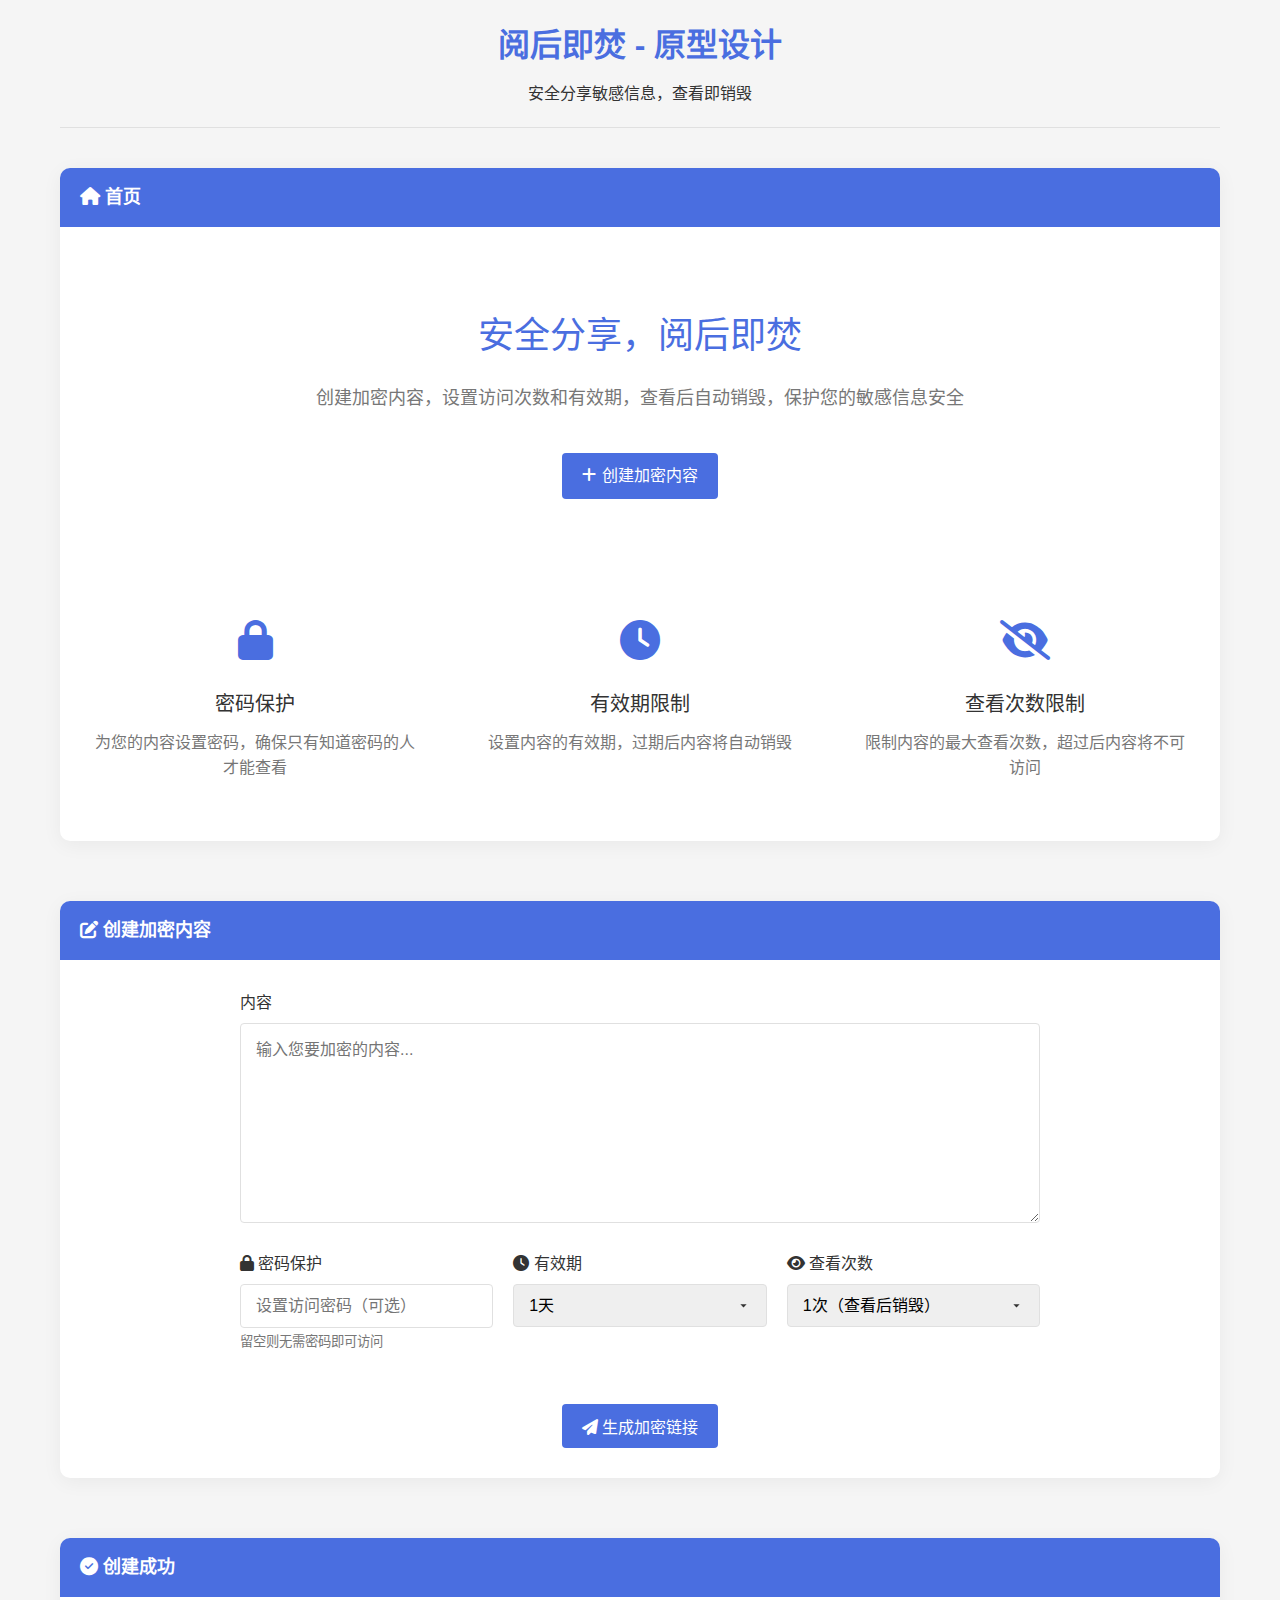
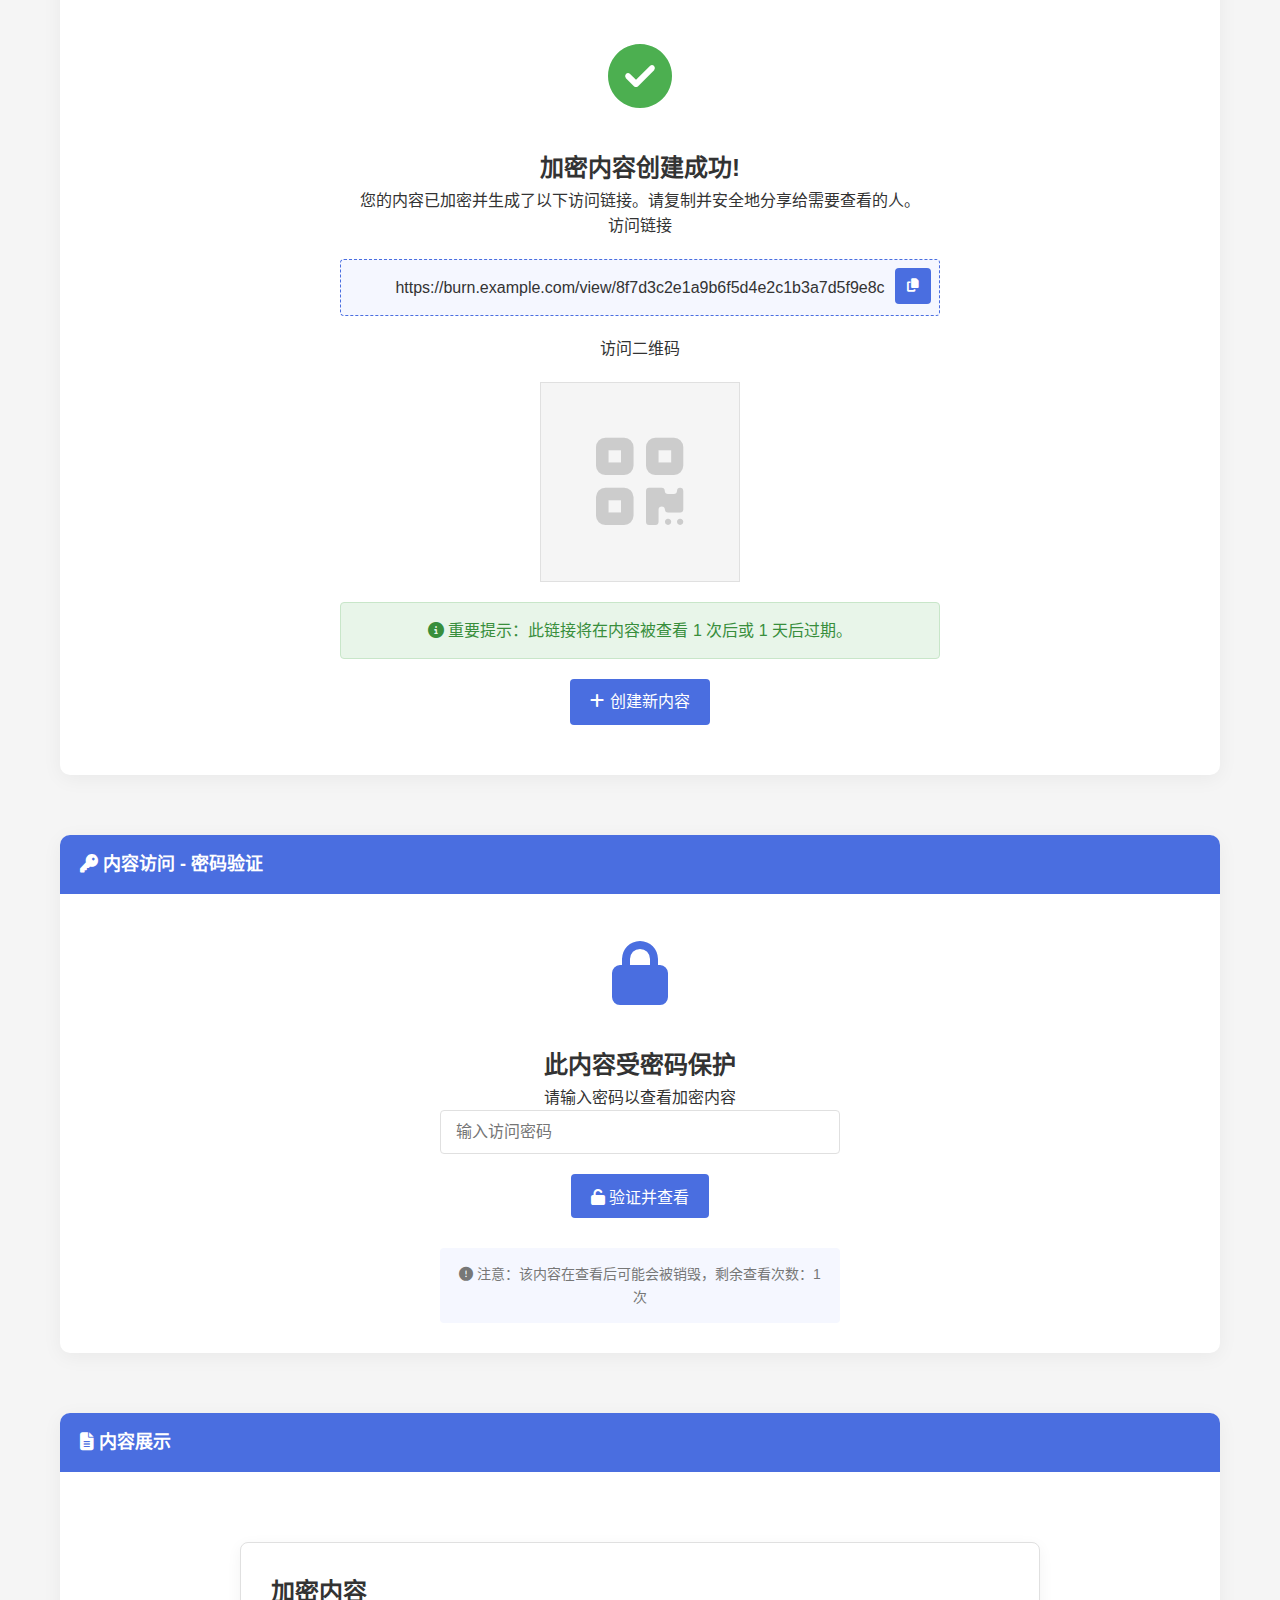
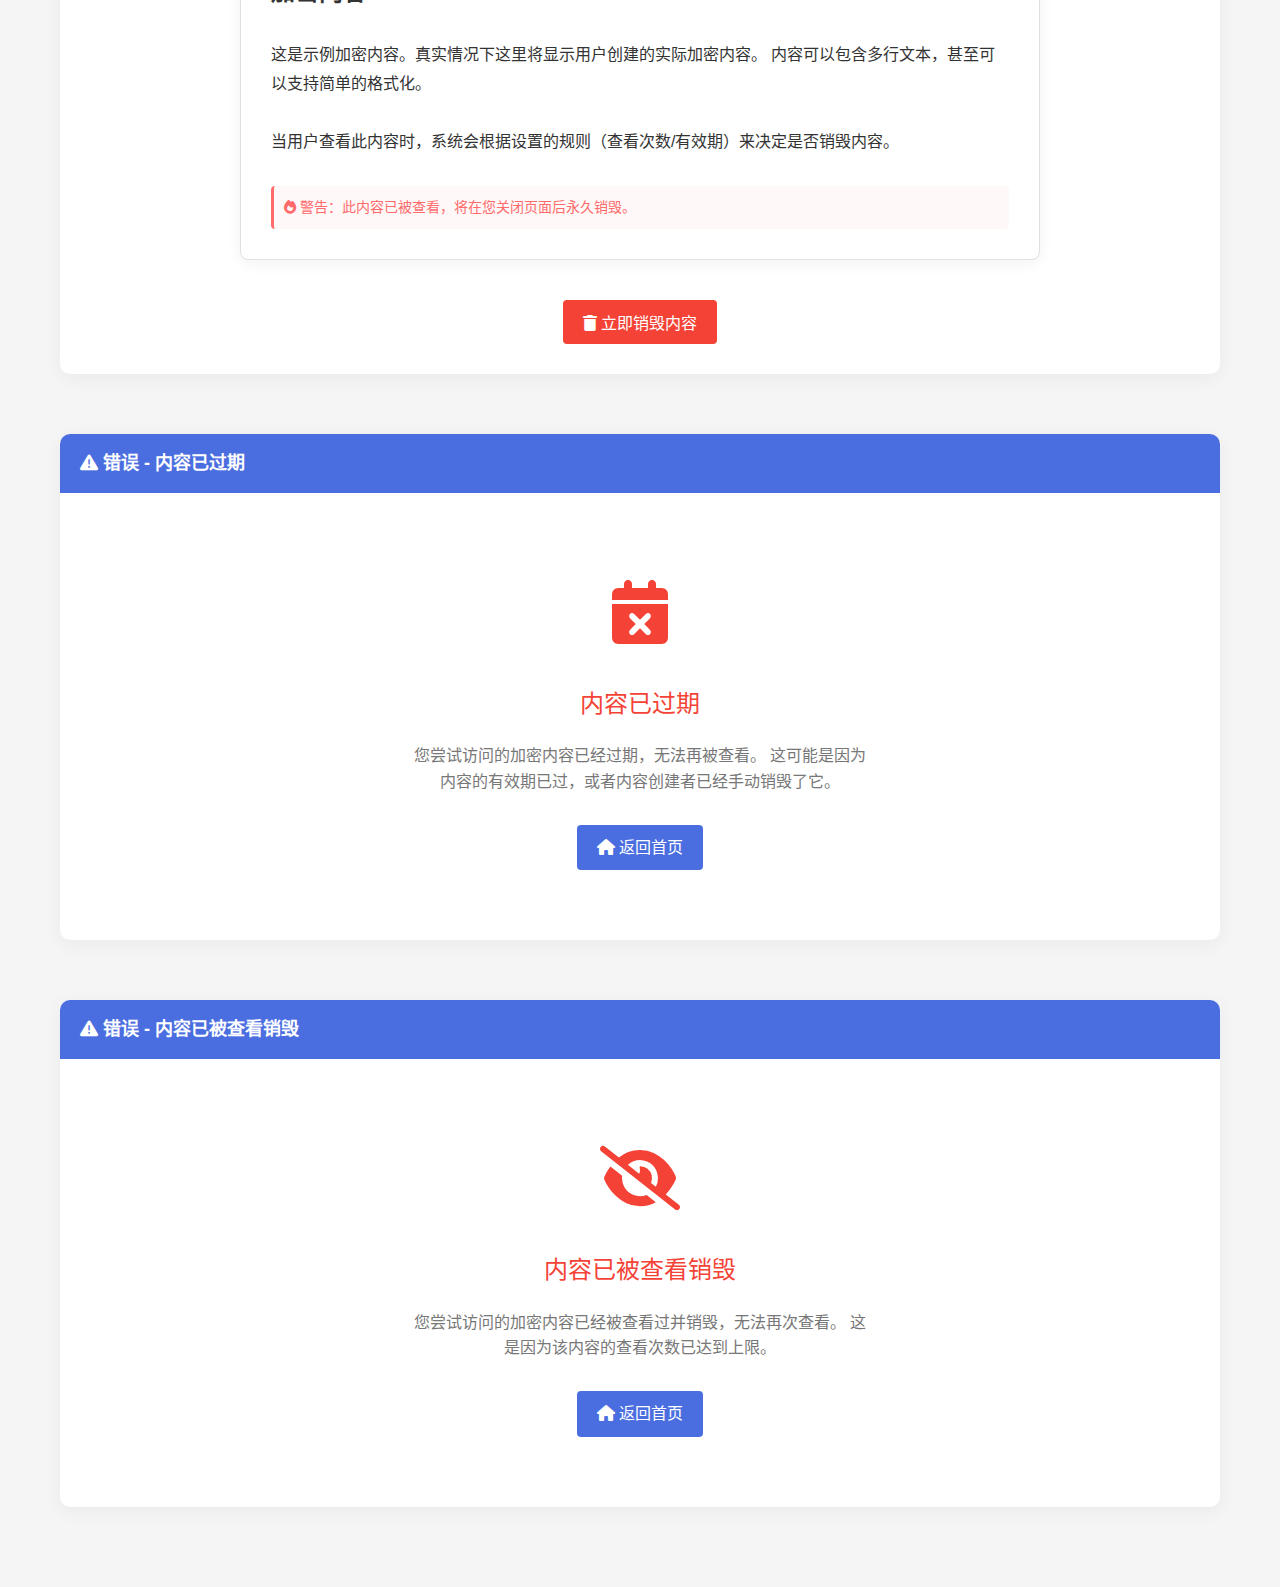
<file: ephemeral-prototype.html>
<!DOCTYPE html>
<html lang="zh-CN">
<head>
    <meta charset="UTF-8">
    <meta name="viewport" content="width=device-width, initial-scale=1.0">
    <title>阅后即焚 - 原型设计</title>
    <!-- 引入FontAwesome -->
    <link rel="stylesheet" href="https://cdnjs.cloudflare.com/ajax/libs/font-awesome/6.4.0/css/all.min.css">
    <style>
        :root {
            --primary-color: #4a6ee0;
            --primary-dark: #3a5bc7;
            --secondary-color: #f5f7ff;
            --accent-color: #ff6b6b;
            --text-color: #333;
            --text-light: #777;
            --border-color: #e0e0e0;
            --success-color: #4caf50;
            --warning-color: #ff9800;
            --danger-color: #f44336;
        }
        
        * {
            margin: 0;
            padding: 0;
            box-sizing: border-box;
            font-family: 'Segoe UI', 'PingFang SC', 'Microsoft YaHei', sans-serif;
        }
        
        body {
            background-color: #f5f5f5;
            color: var(--text-color);
            line-height: 1.6;
        }
        
        .container {
            max-width: 1200px;
            margin: 0 auto;
            padding: 20px;
        }
        
        header {
            text-align: center;
            margin-bottom: 40px;
            padding-bottom: 20px;
            border-bottom: 1px solid var(--border-color);
        }
        
        h1 {
            color: var(--primary-color);
            margin-bottom: 10px;
        }
        
        .prototype-section {
            margin-bottom: 60px;
            background: white;
            border-radius: 10px;
            box-shadow: 0 4px 20px rgba(0, 0, 0, 0.05);
            overflow: hidden;
        }
        
        .section-header {
            background: var(--primary-color);
            color: white;
            padding: 15px 20px;
            font-size: 18px;
            font-weight: 600;
        }
        
        .section-content {
            padding: 30px;
            min-height: 400px;
            position: relative;
        }
        
        /* 通用组件样式 */
        .btn {
            display: inline-block;
            padding: 10px 20px;
            background-color: var(--primary-color);
            color: white;
            border: none;
            border-radius: 4px;
            cursor: pointer;
            font-size: 16px;
            transition: all 0.3s;
            text-decoration: none;
        }
        
        .btn:hover {
            background-color: var(--primary-dark);
            transform: translateY(-2px);
            box-shadow: 0 4px 8px rgba(0, 0, 0, 0.1);
        }
        
        .btn-outline {
            background-color: transparent;
            border: 1px solid var(--primary-color);
            color: var(--primary-color);
        }
        
        .btn-outline:hover {
            background-color: var(--primary-color);
            color: white;
        }
        
        .btn-danger {
            background-color: var(--danger-color);
        }
        
        .btn-danger:hover {
            background-color: #d32f2f;
        }
        
        .btn-success {
            background-color: var(--success-color);
        }
        
        .btn-success:hover {
            background-color: #388e3c;
        }
        
        .form-group {
            margin-bottom: 20px;
        }
        
        .form-label {
            display: block;
            margin-bottom: 8px;
            font-weight: 500;
        }
        
        .form-control {
            width: 100%;
            padding: 12px 15px;
            border: 1px solid var(--border-color);
            border-radius: 4px;
            font-size: 16px;
            transition: border-color 0.3s;
        }
        
        .form-control:focus {
            outline: none;
            border-color: var(--primary-color);
            box-shadow: 0 0 0 3px rgba(74, 110, 224, 0.2);
        }
        
        .form-select {
            width: 100%;
            padding: 12px 15px;
            border: 1px solid var(--border-color);
            border-radius: 4px;
            font-size: 16px;
            background-image: url("data:image/svg+xml,%3Csvg xmlns='http://www.w3.org/2000/svg' viewBox='0 0 24 24' fill='%23333333'%3E%3Cpath d='M7 10l5 5 5-5z'/%3E%3C/svg%3E");
            background-repeat: no-repeat;
            background-position: right 15px center;
            background-size: 15px;
            appearance: none;
        }
        
        .alert {
            padding: 15px;
            border-radius: 4px;
            margin-bottom: 20px;
        }
        
        .alert-success {
            background-color: #e8f5e9;
            border: 1px solid #c8e6c9;
            color: #388e3c;
        }
        
        .alert-danger {
            background-color: #ffebee;
            border: 1px solid #ffcdd2;
            color: #d32f2f;
        }
        
        .card {
            background: white;
            border-radius: 8px;
            box-shadow: 0 2px 10px rgba(0, 0, 0, 0.05);
            padding: 25px;
            margin-bottom: 20px;
        }
        
        .text-center {
            text-align: center;
        }
        
        .icon-box {
            font-size: 64px;
            margin-bottom: 20px;
            color: var(--primary-color);
        }
        
        .icon-box.danger {
            color: var(--danger-color);
        }
        
        .icon-box.success {
            color: var(--success-color);
        }
        
        /* 首页样式 */
        .hero {
            text-align: center;
            padding: 50px 20px;
        }
        
        .hero-title {
            font-size: 36px;
            margin-bottom: 20px;
            color: var(--primary-color);
        }
        
        .hero-subtitle {
            font-size: 18px;
            color: var(--text-light);
            margin-bottom: 40px;
            max-width: 700px;
            margin-left: auto;
            margin-right: auto;
        }
        
        .features {
            display: flex;
            justify-content: space-between;
            margin-top: 60px;
            flex-wrap: wrap;
        }
        
        .feature-item {
            flex: 0 0 30%;
            text-align: center;
            margin-bottom: 30px;
        }
        
        .feature-icon {
            font-size: 40px;
            color: var(--primary-color);
            margin-bottom: 15px;
        }
        
        .feature-title {
            font-size: 20px;
            margin-bottom: 10px;
        }
        
        .feature-desc {
            color: var(--text-light);
        }
        
        /* 创建页面样式 */
        .create-form {
            max-width: 800px;
            margin: 0 auto;
        }
        
        .content-textarea {
            min-height: 200px;
            resize: vertical;
        }
        
        .options-row {
            display: flex;
            flex-wrap: wrap;
            gap: 20px;
            margin-bottom: 30px;
        }
        
        .option-col {
            flex: 1;
            min-width: 200px;
        }
        
        /* 成功页面样式 */
        .success-container {
            text-align: center;
            max-width: 600px;
            margin: 0 auto;
        }
        
        .link-box {
            background-color: var(--secondary-color);
            border: 1px dashed var(--primary-color);
            border-radius: 4px;
            padding: 15px;
            margin: 20px 0;
            word-break: break-all;
            position: relative;
        }
        
        .copy-btn {
            position: absolute;
            top: 8px;
            right: 8px;
            background: var(--primary-color);
            color: white;
            border: none;
            border-radius: 4px;
            width: 36px;
            height: 36px;
            display: flex;
            align-items: center;
            justify-content: center;
            cursor: pointer;
        }
        
        .qr-code {
            width: 200px;
            height: 200px;
            background-color: #f5f5f5;
            margin: 20px auto;
            display: flex;
            align-items: center;
            justify-content: center;
            border: 1px solid var(--border-color);
        }
        
        /* 访问页面样式 */
        .password-form {
            max-width: 400px;
            margin: 0 auto;
            text-align: center;
        }
        
        .security-info {
            margin-top: 30px;
            padding: 15px;
            background-color: var(--secondary-color);
            border-radius: 4px;
            font-size: 14px;
            color: var(--text-light);
        }
        
        .note-display {
            background-color: white;
            border: 1px solid var(--border-color);
            border-radius: 8px;
            padding: 30px;
            margin: 40px auto;
            max-width: 800px;
            box-shadow: 0 4px 15px rgba(0, 0, 0, 0.05);
        }
        
        .destruction-notice {
            font-size: 14px;
            color: var(--accent-color);
            margin-top: 20px;
            padding: 10px;
            background-color: #fff8f8;
            border-radius: 4px;
            border-left: 3px solid var(--accent-color);
        }
        
        /* 错误页面样式 */
        .error-container {
            text-align: center;
            max-width: 500px;
            margin: 0 auto;
            padding: 40px 20px;
        }
        
        .error-title {
            font-size: 24px;
            margin: 20px 0;
            color: var(--danger-color);
        }
        
        .error-message {
            color: var(--text-light);
            margin-bottom: 30px;
        }
    </style>
</head>
<body>
    <div class="container">
        <header>
            <h1>阅后即焚 - 原型设计</h1>
            <p>安全分享敏感信息，查看即销毁</p>
        </header>
        
        <!-- 首页 -->
        <div class="prototype-section">
            <div class="section-header">
                <i class="fas fa-home"></i> 首页
            </div>
            <div class="section-content">
                <div class="hero">
                    <div class="hero-title">安全分享，阅后即焚</div>
                    <div class="hero-subtitle">创建加密内容，设置访问次数和有效期，查看后自动销毁，保护您的敏感信息安全</div>
                    <a href="#" class="btn">
                        <i class="fas fa-plus"></i> 创建加密内容
                    </a>
                </div>
                
                <div class="features">
                    <div class="feature-item">
                        <div class="feature-icon">
                            <i class="fas fa-lock"></i>
                        </div>
                        <div class="feature-title">密码保护</div>
                        <div class="feature-desc">为您的内容设置密码，确保只有知道密码的人才能查看</div>
                    </div>
                    
                    <div class="feature-item">
                        <div class="feature-icon">
                            <i class="fas fa-clock"></i>
                        </div>
                        <div class="feature-title">有效期限制</div>
                        <div class="feature-desc">设置内容的有效期，过期后内容将自动销毁</div>
                    </div>
                    
                    <div class="feature-item">
                        <div class="feature-icon">
                            <i class="fas fa-eye-slash"></i>
                        </div>
                        <div class="feature-title">查看次数限制</div>
                        <div class="feature-desc">限制内容的最大查看次数，超过后内容将不可访问</div>
                    </div>
                </div>
            </div>
        </div>
        
        <!-- 创建页面 -->
        <div class="prototype-section">
            <div class="section-header">
                <i class="fas fa-edit"></i> 创建加密内容
            </div>
            <div class="section-content">
                <div class="create-form">
                    <div class="form-group">
                        <label class="form-label">内容</label>
                        <textarea class="form-control content-textarea" placeholder="输入您要加密的内容..."></textarea>
                    </div>
                    
                    <div class="options-row">
                        <div class="option-col">
                            <div class="form-group">
                                <label class="form-label">
                                    <i class="fas fa-lock"></i> 密码保护
                                </label>
                                <input type="password" class="form-control" placeholder="设置访问密码（可选）">
                                <small style="color: var(--text-light);">留空则无需密码即可访问</small>
                            </div>
                        </div>
                        
                        <div class="option-col">
                            <div class="form-group">
                                <label class="form-label">
                                    <i class="fas fa-clock"></i> 有效期
                                </label>
                                <select class="form-select">
                                    <option value="1">1小时</option>
                                    <option value="24" selected>1天</option>
                                    <option value="168">7天</option>
                                    <option value="720">30天</option>
                                    <option value="custom">自定义</option>
                                </select>
                            </div>
                        </div>
                        
                        <div class="option-col">
                            <div class="form-group">
                                <label class="form-label">
                                    <i class="fas fa-eye"></i> 查看次数
                                </label>
                                <select class="form-select">
                                    <option value="1" selected>1次（查看后销毁）</option>
                                    <option value="3">3次</option>
                                    <option value="5">5次</option>
                                    <option value="custom">自定义</option>
                                </select>
                            </div>
                        </div>
                    </div>
                    
                    <div class="text-center">
                        <button class="btn">
                            <i class="fas fa-paper-plane"></i> 生成加密链接
                        </button>
                    </div>
                </div>
            </div>
        </div>
        
        <!-- 创建成功页面 -->
        <div class="prototype-section">
            <div class="section-header">
                <i class="fas fa-check-circle"></i> 创建成功
            </div>
            <div class="section-content">
                <div class="success-container">
                    <div class="icon-box success">
                        <i class="fas fa-check-circle"></i>
                    </div>
                    
                    <h2>加密内容创建成功!</h2>
                    <p>您的内容已加密并生成了以下访问链接。请复制并安全地分享给需要查看的人。</p>
                    
                    <div class="form-group">
                        <label class="form-label">访问链接</label>
                        <div class="link-box">
                            https://burn.example.com/view/8f7d3c2e1a9b6f5d4e2c1b3a7d5f9e8c
                            <button class="copy-btn" title="复制链接">
                                <i class="fas fa-copy"></i>
                            </button>
                        </div>
                    </div>
                    
                    <div class="form-group">
                        <label class="form-label">访问二维码</label>
                        <div class="qr-code">
                            <i class="fas fa-qrcode" style="font-size: 100px; color: #ccc;"></i>
                        </div>
                    </div>
                    
                    <div class="alert alert-success">
                        <i class="fas fa-info-circle"></i> 重要提示：此链接将在内容被查看 1 次后或 1 天后过期。
                    </div>
                    
                    <div class="form-group">
                        <a href="#" class="btn">
                            <i class="fas fa-plus"></i> 创建新内容
                        </a>
                    </div>
                </div>
            </div>
        </div>
        
        <!-- 访问页面 - 密码验证 -->
        <div class="prototype-section">
            <div class="section-header">
                <i class="fas fa-key"></i> 内容访问 - 密码验证
            </div>
            <div class="section-content">
                <div class="password-form">
                    <div class="icon-box">
                        <i class="fas fa-lock"></i>
                    </div>
                    
                    <h2>此内容受密码保护</h2>
                    <p>请输入密码以查看加密内容</p>
                    
                    <div class="form-group">
                        <input type="password" class="form-control" placeholder="输入访问密码">
                    </div>
                    
                    <div class="form-group">
                        <button class="btn">
                            <i class="fas fa-unlock"></i> 验证并查看
                        </button>
                    </div>
                    
                    <div class="security-info">
                        <i class="fas fa-exclamation-circle"></i> 注意：该内容在查看后可能会被销毁，剩余查看次数：1次
                    </div>
                </div>
            </div>
        </div>
        
        <!-- 访问页面 - 内容展示 -->
        <div class="prototype-section">
            <div class="section-header">
                <i class="fas fa-file-alt"></i> 内容展示
            </div>
            <div class="section-content">
                <div class="note-display">
                    <h2>加密内容</h2>
                    <div style="margin: 30px 0; line-height: 1.8;">
                        这是示例加密内容。真实情况下这里将显示用户创建的实际加密内容。
                        内容可以包含多行文本，甚至可以支持简单的格式化。
                        <br><br>
                        当用户查看此内容时，系统会根据设置的规则（查看次数/有效期）来决定是否销毁内容。
                    </div>
                    
                    <div class="destruction-notice">
                        <i class="fas fa-fire"></i> 警告：此内容已被查看，将在您关闭页面后永久销毁。
                    </div>
                </div>
                
                <div class="text-center">
                    <button class="btn btn-danger">
                        <i class="fas fa-trash"></i> 立即销毁内容
                    </button>
                </div>
            </div>
        </div>
        
        <!-- 错误页面 - 内容已过期 -->
        <div class="prototype-section">
            <div class="section-header">
                <i class="fas fa-exclamation-triangle"></i> 错误 - 内容已过期
            </div>
            <div class="section-content">
                <div class="error-container">
                    <div class="icon-box danger">
                        <i class="fas fa-calendar-times"></i>
                    </div>
                    
                    <div class="error-title">内容已过期</div>
                    <div class="error-message">
                        您尝试访问的加密内容已经过期，无法再被查看。
                        这可能是因为内容的有效期已过，或者内容创建者已经手动销毁了它。
                    </div>
                    
                    <a href="#" class="btn">
                        <i class="fas fa-home"></i> 返回首页
                    </a>
                </div>
            </div>
        </div>
        
        <!-- 错误页面 - 内容已被查看销毁 -->
        <div class="prototype-section">
            <div class="section-header">
                <i class="fas fa-exclamation-triangle"></i> 错误 - 内容已被查看销毁
            </div>
            <div class="section-content">
                <div class="error-container">
                    <div class="icon-box danger">
                        <i class="fas fa-eye-slash"></i>
                    </div>
                    
                    <div class="error-title">内容已被查看销毁</div>
                    <div class="error-message">
                        您尝试访问的加密内容已经被查看过并销毁，无法再次查看。
                        这是因为该内容的查看次数已达到上限。
                    </div>
                    
                    <a href="#" class="btn">
                        <i class="fas fa-home"></i> 返回首页
                    </a>
                </div>
            </div>
        </div>
    </div>

    <script>
        // 这里可以添加简单的交互效果
        document.addEventListener('DOMContentLoaded', function() {
            // 复制链接功能
            const copyBtn = document.querySelector('.copy-btn');
            if (copyBtn) {
                copyBtn.addEventListener('click', function() {
                    const linkText = this.parentElement.textContent.trim();
                    navigator.clipboard.writeText(linkText).then(() => {
                        alert('链接已复制到剪贴板！');
                    });
                });
            }
        });
    </script>
</body>
</html>
</file>
